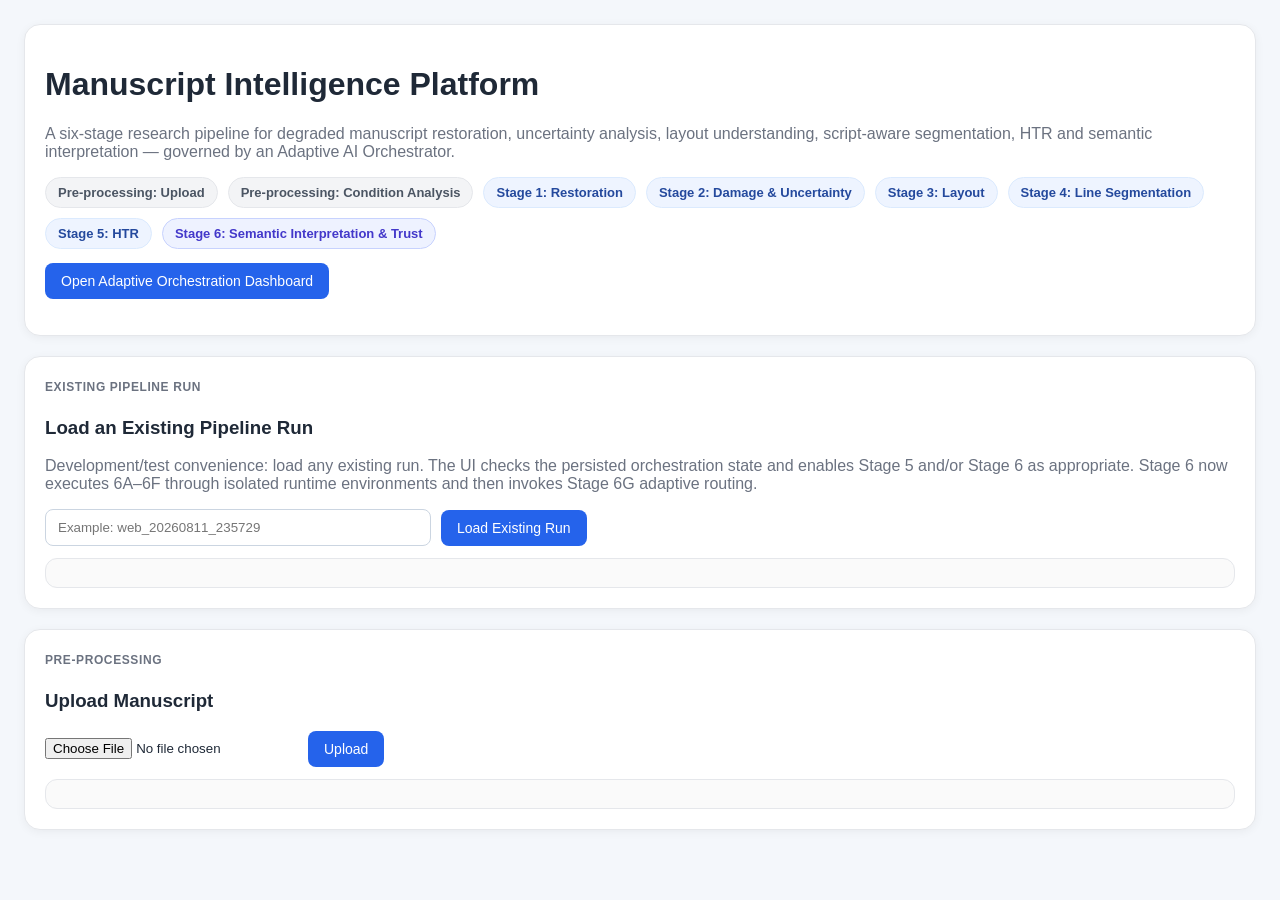
<file: frontend/index.html>
<!DOCTYPE html>
<html>
<head>
  <meta charset="UTF-8" />
  <title>Manuscript Intelligence Platform</title>
  <meta name="viewport" content="width=device-width, initial-scale=1.0" />
  <style>
    body { font-family: Arial, sans-serif; background: #f4f7fb; margin: 0; padding: 24px; color: #1f2937; }
    .page { max-width: 1480px; margin: 0 auto; }
    .card { background: white; border: 1px solid #e5e7eb; border-radius: 16px; padding: 20px; margin-bottom: 20px; box-shadow: 0 2px 10px rgba(0,0,0,0.05); }
    .muted { color: #6b7280; }
    .journey { display: flex; gap: 10px; flex-wrap: wrap; margin-top: 12px; }
    .pill { display: inline-block; padding: 7px 12px; border-radius: 999px; background: #eef4ff; color: #24499d; font-size: 13px; font-weight: 600; border: 1px solid #dbeafe; }
    .pill.pre { background: #f3f4f6; color: #4b5563; border-color: #e5e7eb; }
    .pill.current { background: #eef2ff; color: #4338ca; border-color: #c7d2fe; }
    .pill.future { background: #fff7ed; color: #9a3412; border-color: #fed7aa; }
    .action-row { display: flex; gap: 10px; align-items: center; flex-wrap: wrap; }
    button { padding: 10px 16px; border: none; border-radius: 8px; background: #2563eb; color: white; cursor: pointer; font-size: 14px; }
    button:hover { filter: brightness(0.96); }
    .status-box, .report-box { background: #fafafa; border: 1px solid #e5e7eb; border-radius: 12px; padding: 14px; margin-top: 12px; line-height: 1.55; }
    .grid-2 { display: grid; grid-template-columns: 1fr 1fr; gap: 16px; }
    .grid-3 { display: grid; grid-template-columns: repeat(3, 1fr); gap: 16px; }
    .transcription-grid { display:grid; grid-template-columns:1fr 1fr; gap:14px; margin-top:14px; }
    .transcription-panel { border:1px solid #dbe3f0; border-radius:12px; padding:14px; background:#fff; }
    .devanagari-text { white-space:pre-wrap; line-height:1.9; font-size:18px; font-family:"Noto Sans Devanagari","Kohinoor Devanagari","Mangal",sans-serif; }
    table { width:100%; border-collapse:collapse; margin-top:12px; }
    th, td { border:1px solid #d1d5db; padding:9px; text-align:left; vertical-align:top; }
    th { background:#eef4ff; }
    .semantic-grid { display:grid; grid-template-columns:repeat(4,1fr); gap:10px; margin-top:12px; }
    .semantic-box { background:#fff; border:1px solid #e5e7eb; border-radius:10px; padding:11px; }
    .semantic-box small { display:block; color:#6b7280; }
    .semantic-box strong { font-size:20px; }
    .runtime-list { display:grid; grid-template-columns:repeat(4,1fr); gap:8px; margin-top:12px; }
    .runtime-step { border:1px solid #dbeafe; background:#f8fbff; border-radius:10px; padding:10px; text-align:center; }

    .visual-card { background: #ffffff; border: 1px solid #e5e7eb; border-radius: 14px; padding: 14px; }
    .visual-card img { width: 100%; border: 1px solid #ddd; border-radius: 10px; margin-top: 8px; background: #fafafa; }
    .hidden { display: none; }
    code { background: #eef2ff; padding: 2px 6px; border-radius: 6px; }
    .research-label { display: inline-block; font-size: 12px; text-transform: uppercase; letter-spacing: .05em; font-weight: 700; color: #2563eb; margin-bottom: 4px; }
    .pre-label { display: inline-block; font-size: 12px; text-transform: uppercase; letter-spacing: .05em; font-weight: 700; color: #6b7280; margin-bottom: 4px; }
    .metric-grid { display: grid; grid-template-columns: repeat(4, 1fr); gap: 10px; margin-top: 12px; }
    .metric { background: #fff; border: 1px solid #e5e7eb; border-radius: 10px; padding: 11px; }
    .metric small { color: #6b7280; display: block; }
    .metric strong { font-size: 20px; }
    .ok { color: #15803d; }
    .warning { color: #b45309; }
    .poor { color: #b91c1c; }
    .review_required { color: #7c3aed; }
    .notice { margin-top: 12px; padding: 12px 14px; border-radius: 10px; border: 1px solid #fde68a; background: #fffbeb; color: #92400e; }
    .success { margin-top: 12px; padding: 12px 14px; border-radius: 10px; border: 1px solid #bbf7d0; background: #f0fdf4; color: #166534; }
    .danger { margin-top: 12px; padding: 12px 14px; border-radius: 10px; border: 1px solid #fecaca; background: #fef2f2; color: #991b1b; }
    .info { margin-top: 12px; padding: 12px 14px; border-radius: 10px; border: 1px solid #bfdbfe; background: #eff6ff; color: #1e3a8a; }
    input[type="text"] { min-width: 360px; padding: 10px 12px; border: 1px solid #cbd5e1; border-radius: 8px; }
    hr { border: none; border-top: 1px solid #e5e7eb; margin: 14px 0; }
    @media (max-width: 1100px) { .grid-2, .grid-3, .metric-grid, .transcription-grid, .semantic-grid, .runtime-list { grid-template-columns: 1fr; } input[type="text"] { min-width:0; width:100%; } }
  </style>
</head>
<body>
<div class="page">
  <div class="card">
    <h1>Manuscript Intelligence Platform</h1>
    <p class="muted">
      A six-stage research pipeline for degraded manuscript restoration, uncertainty analysis,
      layout understanding, script-aware segmentation, HTR and semantic interpretation — governed by an Adaptive AI Orchestrator.
    </p>

    <div class="journey">
      <span class="pill pre">Pre-processing: Upload</span>
      <span class="pill pre">Pre-processing: Condition Analysis</span>
      <span class="pill">Stage 1: Restoration</span>
      <span class="pill">Stage 2: Damage & Uncertainty</span>
      <span class="pill">Stage 3: Layout</span>
      <span class="pill">Stage 4: Line Segmentation</span>
      <span class="pill">Stage 5: HTR</span>
      <span class="pill current">Stage 6: Semantic Interpretation & Trust</span>
    </div>

    <p style="margin-top:14px;">
      <a href="/orchestration" target="_blank"><button>Open Adaptive Orchestration Dashboard</button></a>
    </p>
  </div>

  <div class="card">
    <span class="pre-label">Existing pipeline run</span>
    <h3>Load an Existing Pipeline Run</h3>
    <p class="muted">
      Development/test convenience: load any existing run. The UI checks the persisted orchestration state and enables Stage 5 and/or Stage 6 as appropriate. Stage 6 now executes 6A–6F through isolated runtime environments and then invokes Stage 6G adaptive routing.
    </p>
    <div class="action-row">
      <input id="existingRunId" type="text" placeholder="Example: web_20260811_235729">
      <button onclick="resumeExistingRun()">Load Existing Run</button>
    </div>
    <div id="resumeStatus" class="status-box muted"></div>
  </div>

  <div id="uploadCard" class="card">
    <span class="pre-label">Pre-processing</span>
    <h3>Upload Manuscript</h3>
    <div class="action-row">
      <input type="file" id="fileInput" accept="image/*">
      <button onclick="uploadImage()">Upload</button>
    </div>
    <div id="uploadStatus" class="status-box muted"></div>
  </div>

  <div id="analysis" class="card hidden">
    <span class="pre-label">Pre-processing</span>
    <h3>Examine Manuscript Condition</h3>
    <button onclick="runConditionAnalysis()">Examine Condition</button>
    <div id="diagnostics" class="report-box"></div>
    <div class="grid-2">
      <div class="visual-card">
        <h4>Original Manuscript</h4>
        <img id="rawImage" alt="Raw manuscript preview">
      </div>
      <div class="visual-card">
        <h4>Interpretation</h4>
        <p class="muted">
          This pre-processing step observes visible manuscript condition before the six-stage research pipeline begins.
          It does not count as Research Stage 1.
        </p>
      </div>
    </div>
  </div>

  <div id="restore" class="card hidden">
    <span class="research-label">Research Stage 1 of 6</span>
    <h3>Degradation-Aware Restoration & Readability Enhancement</h3>
    <button onclick="runResearchStage1()">Run Stage 1</button>
    <div id="stage1Report" class="report-box"></div>
    <div class="grid-2" id="restoreImages"></div>
  </div>

  <div id="damage" class="card hidden">
    <span class="research-label">Research Stage 2 of 6</span>
    <h3>Damage, Interference & Uncertainty Analysis</h3>
    <button onclick="runResearchStage2()">Run Stage 2</button>
    <div id="stage2Report" class="report-box"></div>
    <div class="grid-2" id="damageImages"></div>
  </div>

  <div id="layout" class="card hidden">
    <span class="research-label">Research Stage 3 of 6</span>
    <h3>Layout & Text-Region Analysis</h3>
    <button onclick="runResearchStage3()">Run Stage 3</button>
    <div id="stage3Report" class="report-box"></div>
    <div class="grid-2" id="layoutImages"></div>
  </div>

  <div id="segment" class="card hidden">
    <span class="research-label">Research Stage 4 of 6</span>
    <h3>Script-Aware Line Segmentation</h3>
    <button onclick="runResearchStage4()">Run Stage 4</button>
    <div id="stage4Report" class="report-box"></div>
    <div class="grid-2" id="segmentImages"></div>
  </div>

  <div id="htr" class="card hidden">
    <span class="research-label">Research Stage 5 of 6</span>
    <h3>Sequence-Based HTR & Adaptive Readiness</h3>
    <div class="info">
      <b>Integrated execution:</b> FastAPI coordinates Provider A in <code>venv-stage5</code>
      and Provider B in <code>venv-provider-b</code> as isolated ARM64 subprocesses.
      It then compares both outputs, calculates H(p), and executes Stage-5 adaptive routing.
      The run can take a few minutes.
    </div>
    <button id="stage5RunButton" onclick="runResearchStage5()">Run Stage 5 — HTR</button>
    <div id="stage5Report" class="report-box"></div>
  </div>

  <div id="semantic" class="card hidden">
    <span class="research-label">Research Stage 6 of 6</span>
    <h3>Semantic Interpretation, Evidence-Constrained Reconstruction & Trust</h3>
    <div class="info">
      <b>Integrated execution:</b> FastAPI launches Stage 6A, 6B, 6C, 6D, 6E and 6F
      in <code>venv-stage6</code>, Stage 6D.2 in <code>venv-stage6-rag</code>,
      then returns to the main application process for Stage 6G adaptive retry / scholar-last routing.
    </div>

    <div class="runtime-list">
      <div class="runtime-step"><b>6A</b><br>HTR Evidence</div>
      <div class="runtime-step"><b>6B</b><br>Candidate Lattice</div>
      <div class="runtime-step"><b>6C</b><br>Morphology</div>
      <div class="runtime-step"><b>6D</b><br>Context Retrieval</div>
      <div class="runtime-step"><b>6D.2</b><br>Noisy Retrieval</div>
      <div class="runtime-step"><b>6E</b><br>Reconstruction</div>
      <div class="runtime-step"><b>6F</b><br>T(p)</div>
      <div class="runtime-step"><b>6G</b><br>Adaptive Routing</div>
    </div>

    <button id="stage6RunButton" onclick="runResearchStage6()">Run Stage 6 — Semantics & Trust</button>
    <div id="stage6Report" class="report-box"></div>
  </div>
</div>

<script>
  let runId = null;
  const API = window.location.origin;

  function statusClass(status) {
    if (status === "ok") return "ok";
    if (status === "warning") return "warning";
    if (status === "review_required") return "review_required";
    return "poor";
  }

  function list(items) {
    return items && items.length
      ? "<ul>" + items.map(x => `<li>${x}</li>`).join("") + "</ul>"
      : "";
  }

  async function parseResponse(res) {
    const json = await res.json();
    if (!res.ok || json.error) {
      throw new Error(json.error || `HTTP ${res.status}`);
    }
    return json;
  }

  async function resumeExistingRun() {
    const value = document.getElementById("existingRunId").value.trim();
    if (!value) {
      alert("Please enter a run_id.");
      return;
    }

    runId = value;

    const uploadCard = document.getElementById("uploadCard");
    if (uploadCard) uploadCard.classList.add("hidden");

    document.getElementById("resumeStatus").innerHTML =
      `Loading persisted pipeline state for <code>${runId}</code>...`;

    try {
      const json = await parseResponse(
        await fetch(
          API + "/orchestration/" + runId + "?_=" + Date.now(),
          { cache: "no-store" }
        )
      );

      const final = json.final_decision || {};
      const stage5 = json.stage5 || {};
      const stage6 = json.stage6 || {};
      const H = stage5.H;
      const T = stage6.T;

      document.getElementById("htr").classList.remove("hidden");

      if (H !== undefined && H !== null) {
        document.getElementById("stage5Report").innerHTML = `
          <div class="info">
            <b>Existing Stage 5 detected.</b><br>
            H(p): ${H}<br>
            Final persisted phase: ${final.phase ?? "N/A"}<br>
            You may rerun Stage 5 to regenerate provider evidence, or continue to Stage 6.
          </div>
        `;
        document.getElementById("semantic").classList.remove("hidden");
      } else {
        document.getElementById("stage5Report").innerHTML = `
          <div class="info">
            No persisted Stage-5 H(p) was found. Run Stage 5 first.
          </div>
        `;
      }

      if (T !== undefined && T !== null) {
        document.getElementById("semantic").classList.remove("hidden");
        document.getElementById("stage6Report").innerHTML = `
          <div class="info">
            <b>Existing Stage 6 detected.</b><br>
            T(p): ${T}<br>
            T status: ${stage6.T_status ?? "N/A"}<br>
            Final decision: ${final.semantic_decision ?? final.next_action ?? "N/A"}<br>
            You may rerun Stage 6 to regenerate semantic/reconstruction evidence.
          </div>
        `;
      }

      document.getElementById("resumeStatus").innerHTML = `
        <b>Run loaded.</b><br>
        Run ID: <code>${runId}</code><br>
        Persisted phase: <b>${final.phase ?? "N/A"}</b><br>
        H(p): <b>${H ?? "not available"}</b> |
        T(p): <b>${T ?? "not available"}</b>
      `;
    } catch (err) {
      console.error(err);
      document.getElementById("resumeStatus").innerHTML = `
        <div class="danger">
          Could not load orchestration state: ${err.message}
        </div>
        <div class="info">
          The run ID is still selected. If this is an older Stage-4 run,
          you can try Stage 5 directly.
        </div>
      `;
      document.getElementById("htr").classList.remove("hidden");
    }
  }

  async function uploadImage() {
    const fileInput = document.getElementById("fileInput");
    if (!fileInput.files.length) {
      alert("Please select a manuscript image first.");
      return;
    }

    const formData = new FormData();
    formData.append("file", fileInput.files[0]);

    try {
      const json = await parseResponse(
        await fetch(API + "/upload", { method: "POST", body: formData })
      );
      runId = json.run_id;
      document.getElementById("stage5Report").innerHTML = "";
      document.getElementById("uploadStatus").innerHTML =
        `<b>Upload successful.</b><br>Run ID: <code>${runId}</code>`;
      document.getElementById("analysis").classList.remove("hidden");
      document.getElementById("rawImage").src = json.raw_image;
    } catch (err) {
      console.error(err);
      document.getElementById("uploadStatus").innerText = "Upload failed: " + err.message;
    }
  }

  async function runConditionAnalysis() {
    try {
      const json = await parseResponse(
        await fetch(API + "/analyze/" + runId, { method: "POST" })
      );
      let html = "<h4>Condition Summary</h4>" + list(json.summary);
      html += `
        <p><b>Brightness:</b> ${json.diagnostics.brightness}</p>
        <p><b>Contrast:</b> ${json.diagnostics.contrast}</p>
        <p><b>Uneven page lighting:</b> ${json.diagnostics.uneven_illumination}</p>
        <p><b>Faded ink:</b> ${json.diagnostics.faded_ink}</p>
        <p><b>Background discoloration:</b> ${json.diagnostics.background_yellowing}</p>
      `;
      document.getElementById("diagnostics").innerHTML = html;
      document.getElementById("restore").classList.remove("hidden");
    } catch (err) {
      document.getElementById("diagnostics").innerText = err.message;
    }
  }

  async function runResearchStage1() {
    try {
      const json = await parseResponse(
        await fetch(API + "/pipeline/stage1/restore/" + runId, { method: "POST" })
      );

      const labels = {
        tone: "Original Appearance Preserved",
        balanced: "Improved Readability",
        binary: "Text Extraction View",
        separator_mask: "Detected Special Markings"
      };

      document.getElementById("restoreImages").innerHTML =
        Object.entries(json.images).map(([key, src]) => `
          <div class="visual-card">
            <h4>${labels[key] || key}</h4>
            <img src="${src}" alt="${key}">
          </div>
        `).join("");

      const report = json.orchestration_report;
      document.getElementById("stage1Report").innerHTML = `
        <b>Research Stage 1 Status:</b> <span class="${statusClass(report.status)}">${report.status}</span><br>
        <b>Purpose:</b> Improve degraded page readability while preserving script evidence.<br>
        <b>Orchestrator evidence:</b> Stage 1 metrics contribute to enhancement adequacy C(p) and the provisional B(p) interference signal.
        ${list(report.complaints)}
      `;

      document.getElementById("damage").classList.remove("hidden");
    } catch (err) {
      document.getElementById("stage1Report").innerText = err.message;
    }
  }

  async function runResearchStage2() {
    try {
      const json = await parseResponse(
        await fetch(API + "/pipeline/stage2/damage/" + runId, { method: "POST" })
      );

      const labels = {
        damage_mask: "Damaged Regions",
        uncertainty_map: "Unclear / Low-Confidence Areas"
      };

      document.getElementById("damageImages").innerHTML =
        Object.entries(json.images).map(([key, src]) => `
          <div class="visual-card">
            <h4>${labels[key] || key}</h4>
            <img src="${src}" alt="${key}">
          </div>
        `).join("");

      const report = json.orchestration_report;
      document.getElementById("stage2Report").innerHTML = `
        <b>Research Stage 2 Status:</b> <span class="${statusClass(report.status)}">${report.status}</span><br>
        <b>Purpose:</b> Locate damage and uncertainty so downstream stages know where visual evidence is less trustworthy.<br>
        <b>Orchestrator evidence:</b> These metrics contribute to upstream structural reliability G(p).
        ${list(report.complaints)}
      `;

      document.getElementById("layout").classList.remove("hidden");
    } catch (err) {
      document.getElementById("stage2Report").innerText = err.message;
    }
  }

  async function runResearchStage3() {
    try {
      const json = await parseResponse(
        await fetch(API + "/pipeline/stage3/layout/" + runId, { method: "POST" })
      );

      const labels = {
        text_region_mask: "Coarse Text-Region Mask",
        layout_overlay: "Detected Page Layout"
      };

      document.getElementById("layoutImages").innerHTML =
        Object.entries(json.images).map(([key, src]) => `
          <div class="visual-card">
            <h4>${labels[key] || key}</h4>
            <img src="${src}" alt="${key}">
            ${key === "text_region_mask" ? '<p class="muted">Coarse text-bearing regions only. Individual manuscript lines are separated in Research Stage 4.</p>' : ''}
          </div>
        `).join("");

      const report = json.orchestration_report;
      const final = json.pre_stage4_orchestration;
      const g = Number(final.signals.G);
      const geometryNote = g < 0.55
        ? `<div class="notice"><b>Adaptive validation required:</b> G(p)=${g.toFixed(4)} is comparatively low. The page is allowed to continue because Research Stage 4 will explicitly test whether reliable line segmentation is still possible.</div>`
        : "";

      document.getElementById("stage3Report").innerHTML = `
        <b>Research Stage 3 Status:</b> <span class="${statusClass(report.status)}">${report.status}</span><br>
        <b>Purpose:</b> Identify text-bearing regions and page structure; this is not yet line segmentation.
        <hr>
        <b>Pre-Segmentation Readiness R(p):</b> ${final.signals.R}<br>
        <b>C(p):</b> ${final.signals.C} |
        <b>B(p):</b> ${final.signals.B} |
        <b>G(p):</b> ${final.signals.G} |
        <b>L(p):</b> ${final.signals.L}<br>
        <b>Orchestrator Status:</b> <span class="${statusClass(final.overall_status)}">${final.overall_status}</span><br>
        <b>Next Action:</b> ${final.next_action}<br>
        <b>Summary:</b> ${final.summary}
        ${geometryNote}
        ${list(final.advisories)}
        ${list(final.complaints)}
      `;

      document.getElementById("segment").classList.remove("hidden");
    } catch (err) {
      document.getElementById("stage3Report").innerText = err.message;
    }
  }

  async function runResearchStage4() {
    try {
      const json = await parseResponse(
        await fetch(API + "/pipeline/stage4/segment/" + runId, { method: "POST" })
      );

      const labels = {
        segmentation_overlay: "Detected Individual Text Lines",
        segmentation_mask: "Line Assignment Mask",
        uncertainty_map: "Segmentation Boundary Uncertainty",
        row_profile_debug: "Row-Profile Evidence"
      };

      document.getElementById("segmentImages").innerHTML =
        Object.entries(json.images).map(([key, src]) => `
          <div class="visual-card">
            <h4>${labels[key] || key}</h4>
            <img src="${src}" alt="${key}">
          </div>
        `).join("");

      const report = json.orchestration_report;
      const final = json.final_orchestration;
      const m = json.metrics;
      const trace = final.validation_trace && final.validation_trace.length
        ? `<div class="success"><b>Adaptive validation trace:</b>${list(final.validation_trace)}</div>`
        : "";

      document.getElementById("stage4Report").innerHTML = `
        <b>Research Stage 4 Status:</b> <span class="${statusClass(report.status)}">${report.status}</span><br>
        <b>Algorithm:</b> ${m.algorithm_version} — ${m.algorithm}<br>

        <div class="metric-grid">
          <div class="metric"><small>Detected lines</small><strong>${m.num_lines}</strong></div>
          <div class="metric"><small>Segmentation readiness S(p)</small><strong>${final.signals.S}</strong></div>
          <div class="metric"><small>Ink preservation</small><strong>${(m.losslessness_score * 100).toFixed(1)}%</strong></div>
          <div class="metric"><small>Merged regions</small><strong>${m.suspected_merged_regions}</strong></div>
          <div class="metric"><small>Line consistency</small><strong>${(m.line_height_consistency * 100).toFixed(1)}%</strong></div>
          <div class="metric"><small>Boundary uncertainty</small><strong>${(m.mean_boundary_uncertainty * 100).toFixed(1)}%</strong></div>
          <div class="metric"><small>Orphan ink</small><strong>${(m.orphan_ink_ratio * 100).toFixed(2)}%</strong></div>
          <div class="metric"><small>Duplicate assignment</small><strong>${(m.duplicate_assignment_ratio * 100).toFixed(2)}%</strong></div>
        </div>

        <hr>
        <b>Adaptive Orchestrator Status:</b> <span class="${statusClass(final.overall_status)}">${final.overall_status}</span><br>
        <b>Next Action:</b> ${final.next_action}<br>
        <b>Summary:</b> ${final.summary}
        ${trace}
        ${list(final.advisories)}
        ${list(final.complaints)}
      `;

      document.getElementById("htr").classList.remove("hidden");
    } catch (err) {
      document.getElementById("stage4Report").innerText = err.message;
    }
  }

  function stage5TranscriptionHtml(tx) {
    if (!tx || !tx.lines || !tx.lines.length) {
      return "";
    }

    const rows = tx.lines.map(row => `
      <tr>
        <td>${row.line_id ?? "N/A"}</td>
        <td>${row.provider_a_devanagari_display ?? row.provider_a_devanagari ?? ""}</td>
        <td>${row.provider_b_devanagari_display ?? row.provider_b_devanagari ?? ""}</td>
        <td>${row.content_char_similarity ?? "N/A"}</td>
      </tr>
    `).join("");

    return `
      <hr>
      <h4>Devanagari HTR Output</h4>

      <div class="notice">
        <b>Important:</b> Provider A and Provider B are shown as separate HTR
        hypotheses. No final scholarly transcription is selected while H(p)
        and cross-provider agreement remain below the acceptance gates.<br>
        <b>Readable display:</b> Vedic/extension and residual combining marks
        that commonly render as square boxes are hidden only in the UI.
        Exact provider output remains preserved in Stage-5 artifacts.
      </div>

      <div class="transcription-grid">
        <div class="transcription-panel">
          <h4>Provider A</h4>
          <div class="devanagari-text">${tx.provider_a_page_devanagari_display ?? tx.provider_a_page_devanagari ?? ""}</div>
        </div>

        <div class="transcription-panel">
          <h4>Provider B</h4>
          <div class="devanagari-text">${tx.provider_b_page_devanagari_display ?? tx.provider_b_page_devanagari ?? ""}</div>
        </div>
      </div>

      <div style="overflow-x:auto;">
        <table class="transcription-table">
          <thead>
            <tr>
              <th>Line</th>
              <th>Provider A</th>
              <th>Provider B</th>
              <th>Agreement</th>
            </tr>
          </thead>
          <tbody>${rows}</tbody>
        </table>
      </div>
    `;
  }

  async function runResearchStage5() {
    if (!runId) {
      alert("No active run_id.");
      return;
    }

    const button = document.getElementById("stage5RunButton");
    button.disabled = true;
    button.innerText = "Stage 5 Running...";

    document.getElementById("stage5Report").innerHTML =
      "Running Provider A and Provider B. This may take a few minutes...";

    try {
      const json = await parseResponse(
        await fetch(
          API + "/pipeline/stage5/htr/" + runId,
          { method: "POST" }
        )
      );

      const final = json.final_orchestration || {};
      const readiness = json.htr_readiness || {};
      const comparison = json.provider_comparison || {};
      const signals = json.signals || {};
      const report = json.orchestration_report || {};

      const resultClass =
        final.overall_status === "review_required"
          ? "danger"
          : "success";

      document.getElementById("stage5Report").innerHTML = `
        <b>Research Stage 5 Status:</b>
        <span class="${statusClass(report.status)}">${report.status}</span><br>

        <b>Backend execution mode:</b> ${json.backend_execution_mode}<br>
        <b>Provider inference executed:</b>
        ${json.provider_inference_executed_by_endpoint ? "Yes" : "No"}<br>
        <b>Runtime:</b> ${json.runtime?.runtime_seconds ?? "N/A"} seconds<br>
        <b>Provider A:</b> ${json.runtime?.provider_a?.provider ?? "N/A"}
        (${json.runtime?.provider_a?.device ?? "N/A"})<br>
        <b>Provider B:</b> ${json.runtime?.provider_b?.provider ?? "N/A"}
        (${json.runtime?.provider_b?.device ?? "N/A"})<br>

        <div class="metric-grid">
          <div class="metric"><small>Segmentation readiness S(p)</small><strong>${signals.S ?? "N/A"}</strong></div>
          <div class="metric"><small>HTR readiness H(p)</small><strong>${signals.H ?? "N/A"}</strong></div>
          <div class="metric"><small>Decoder reliability</small><strong>${readiness.decoder_reliability ?? "N/A"}</strong></div>
          <div class="metric"><small>Cross-provider agreement</small><strong>${readiness.cross_provider_agreement ?? "N/A"}</strong></div>
          <div class="metric"><small>Sequence quality</small><strong>${readiness.sequence_quality ?? "N/A"}</strong></div>
          <div class="metric"><small>Script integrity</small><strong>${readiness.script_integrity ?? "N/A"}</strong></div>
          <div class="metric"><small>Low-readiness lines</small><strong>${readiness.low_readiness_lines ?? "N/A"}</strong></div>
          <div class="metric"><small>Low-agreement lines</small><strong>${readiness.low_agreement_lines ?? "N/A"}</strong></div>
        </div>

        <div class="notice">
          <b>Provider consistency evidence:</b><br>
          Mean content similarity: ${comparison.mean_content_char_similarity ?? "N/A"}<br>
          Median content similarity: ${comparison.median_content_char_similarity ?? "N/A"}<br>
          Low-agreement lines: ${comparison.low_agreement_lines ?? "N/A"}<br>
          This is consistency evidence only, not recognition accuracy.
        </div>

        <div class="${resultClass}">
          <b>Adaptive Orchestrator Decision:</b>
          ${final.htr_decision ?? report.decision ?? "N/A"}<br>
          <b>Overall Status:</b>
          ${final.overall_status ?? report.status ?? "N/A"}<br>
          <b>Next Action:</b>
          ${json.next_action ?? final.next_action ?? "N/A"}<br>
          <b>Ground truth available:</b>
          ${readiness.ground_truth_available ? "Yes" : "No"}<br>
          <b>CER:</b> ${readiness.cer ?? "N/A"} |
          <b>WER:</b> ${readiness.wer ?? "N/A"}
        </div>

        <div class="info">
          <b>Interpretation:</b>
          H(p) is system HTR readiness for downstream processing.
          It is not model confidence, CER, WER or scholar-verified correctness.
        </div>

        ${stage5TranscriptionHtml(json.transcription)}

        ${list(report.complaints)}
        ${list(report.recommendations)}
      `;

      // Stage 6 is now implemented. Any completed Stage 5 can proceed to
      // semantic/reconstruction processing; Stage 6 itself decides whether
      // the evidence can be trusted or must abstain.
      document.getElementById("semantic").classList.remove("hidden");
      document.getElementById("stage6Report").innerHTML = `
        <div class="info">
          Stage 5 completed with H(p)=${signals.H ?? "N/A"}.
          Stage 6 is ready to run integrated semantic interpretation,
          reconstruction, T(p), and Stage-6G adaptive routing.
        </div>
      `;

    } catch (err) {
      document.getElementById("stage5Report").innerHTML = `
        <div class="danger">
          <b>Stage 5 execution failed:</b><br>
          ${err.message}
        </div>
        <div class="info">
          Check the failed-stage and provider log reported by the API. Provider A and
          Provider B run in isolated environments, so an environment/model failure can
          be diagnosed without disturbing Stages 1–4.
        </div>
      `;
    } finally {
      button.disabled = false;
      button.innerText = "Run Stage 5 — HTR";
    }
  }

  function stage6DecisionClass(decision, scholarRequired) {
    if (scholarRequired) return "danger";
    if (decision === "proceed_to_translation_validation") return "success";
    if (decision === "machine_retry_required") return "notice";
    return "info";
  }

  async function runResearchStage6() {
    if (!runId) {
      alert("No active run_id.");
      return;
    }

    const button = document.getElementById("stage6RunButton");
    button.disabled = true;
    button.innerText = "Stage 6 Running...";

    document.getElementById("stage6Report").innerHTML = `
      Running Stage 6A–6F across isolated ARM64 environments and then
      executing Stage 6G adaptive routing. This can take around 1–2 minutes.
    `;

    try {
      const json = await parseResponse(
        await fetch(
          API + "/pipeline/stage6/run/" + runId,
          { method: "POST" }
        )
      );

      const signals = json.signals || {};
      const stage6 = json.stage6 || {};
      const routing = json.adaptive_routing || {};
      const final = json.final_orchestration || {};
      const runtime = json.runtime || {};
      const substages = runtime.substages || [];

      const substageRows = substages.length
        ? substages.map(s => `
            <tr>
              <td>${s.substage ?? "N/A"}</td>
              <td>${s.status ?? "N/A"}</td>
              <td>${s.layer_version ?? "N/A"}</td>
              <td>${s.runtime_seconds ?? s.runtime_seconds_observed_by_coordinator ?? "N/A"} s</td>
              <td>${s.machine ?? "N/A"}</td>
            </tr>
          `).join("")
        : `<tr><td colspan="5">No substage runtime details returned.</td></tr>`;

      const decisionClass = stage6DecisionClass(
        routing.decision,
        routing.scholar_review_required
      );

      document.getElementById("stage6Report").innerHTML = `
        <b>Research Stage 6 Status:</b>
        <span class="${statusClass(
          routing.scholar_review_required
            ? "review_required"
            : (routing.decision === "proceed_to_translation_validation" ? "ok" : "warning")
        )}">
          ${routing.decision ?? "N/A"}
        </span><br>

        <b>Backend execution mode:</b> ${json.backend_execution_mode ?? "N/A"}<br>
        <b>Coordinator:</b> ${runtime.coordinator_version ?? "N/A"}<br>
        <b>Total Stage-6 runtime:</b> ${runtime.runtime_seconds ?? "N/A"} seconds<br>

        <div class="semantic-grid">
          <div class="semantic-box"><small>Segmentation readiness S(p)</small><strong>${signals.S ?? "N/A"}</strong></div>
          <div class="semantic-box"><small>HTR readiness H(p)</small><strong>${signals.H ?? "N/A"}</strong></div>
          <div class="semantic-box"><small>Semantic trust T(p)</small><strong>${signals.T ?? "N/A"}</strong></div>
          <div class="semantic-box"><small>T status</small><strong style="font-size:15px">${stage6.trust_status ?? "N/A"}</strong></div>
          <div class="semantic-box"><small>Reconstructed lines</small><strong>${stage6.reconstructed_lines ?? "N/A"}</strong></div>
          <div class="semantic-box"><small>Abstained lines</small><strong>${stage6.abstained_lines ?? "N/A"}</strong></div>
          <div class="semantic-box"><small>Unresolved lines</small><strong>${stage6.unresolved_lines ?? "N/A"}</strong></div>
          <div class="semantic-box"><small>Translation-eligible lines</small><strong>${stage6.translation_eligible_lines ?? "N/A"}</strong></div>
        </div>

        <h4 style="margin-top:18px;">Stage-6 Runtime Trace</h4>
        <div style="overflow-x:auto;">
          <table>
            <thead>
              <tr>
                <th>Substage</th>
                <th>Status</th>
                <th>Version</th>
                <th>Runtime</th>
                <th>Machine</th>
              </tr>
            </thead>
            <tbody>${substageRows}</tbody>
          </table>
        </div>

        <div class="${decisionClass}">
          <b>Stage 6G Adaptive Decision:</b> ${routing.decision ?? "N/A"}<br>
          <b>Failure domain:</b> ${routing.failure_domain ?? "N/A"}<br>
          <b>Selected retry action:</b> ${routing.selected_retry_action ?? "None"}<br>
          <b>Machine retry exhausted:</b> ${routing.machine_retry_exhausted ? "Yes" : "No"}<br>
          <b>Scholar review required:</b> ${routing.scholar_review_required ? "Yes" : "No"}<br>
          <b>Next action:</b> ${routing.next_action ?? json.next_action ?? "N/A"}
        </div>

        <div class="info">
          <b>Interpretation:</b>
          T(p) is a system semantic/transcription trust signal, not a calibrated
          probability, CER, WER or scholarly correctness score. Stage 6E may
          explicitly abstain rather than fabricate Sanskrit.
        </div>

        ${list(routing.recommendations)}
      `;

    } catch (err) {
      document.getElementById("stage6Report").innerHTML = `
        <div class="danger">
          <b>Stage 6 execution failed:</b><br>
          ${err.message}
        </div>
        <div class="info">
          Check <code>artifacts/${runId}/stage6_runtime/</code>.
          Each isolated substage has its own log, so Vidyut/RAG environment
          failures can be diagnosed without disturbing the main FastAPI process.
        </div>
      `;
    } finally {
      button.disabled = false;
      button.innerText = "Run Stage 6 — Semantics & Trust";
    }
  }
</script>
</body>
</html>
</file>
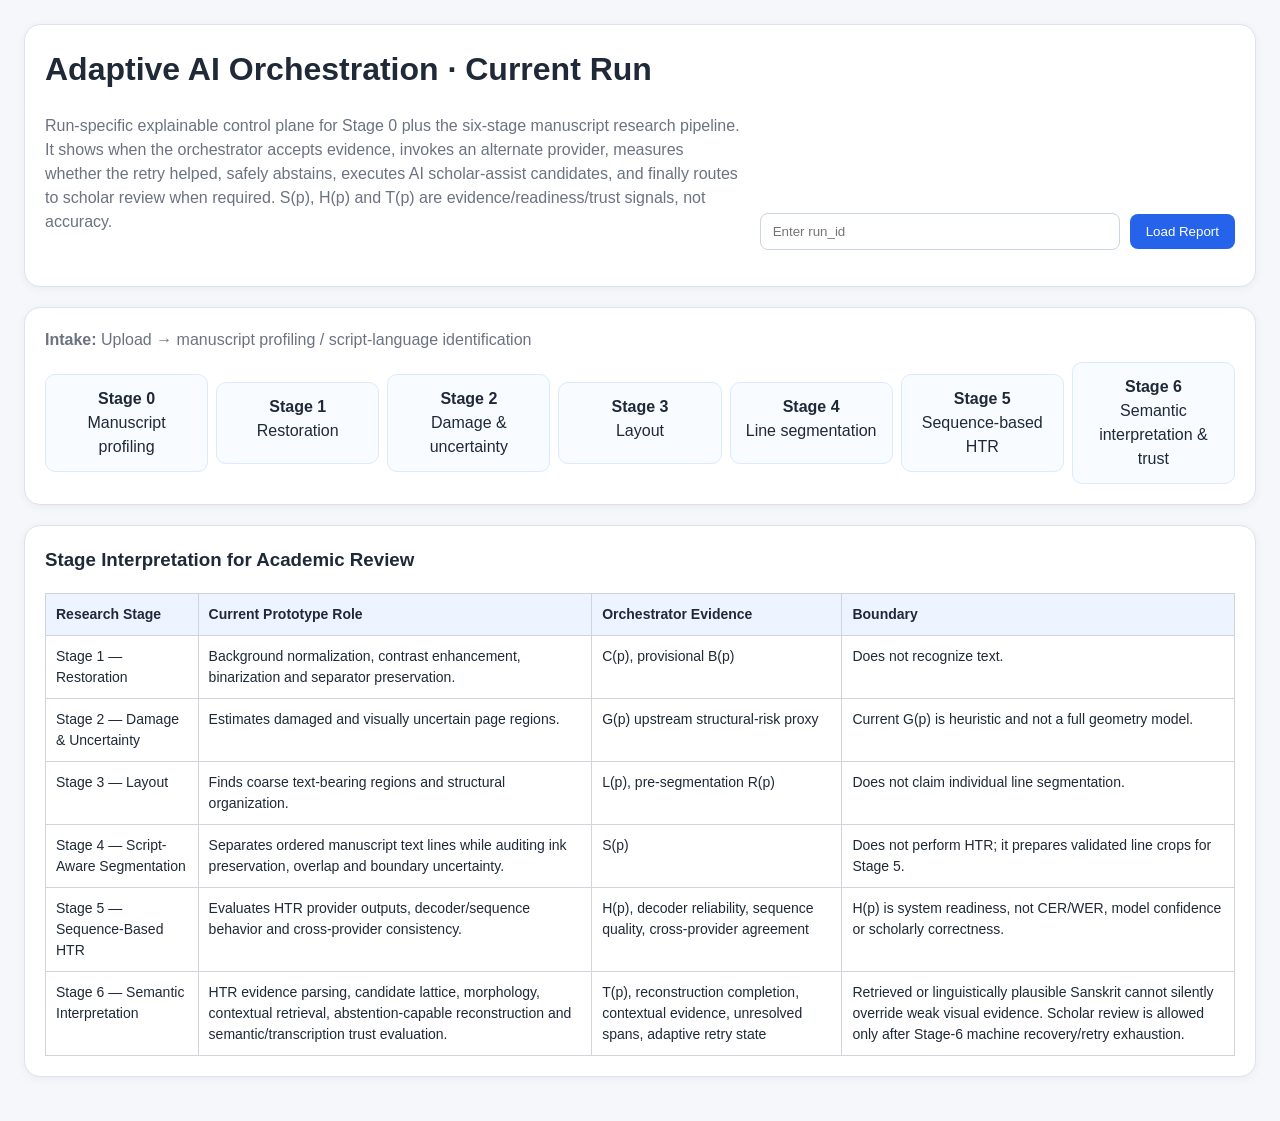
<file: frontend/orchestration.html>
<!DOCTYPE html>
<html lang="en">
<head>
  <meta charset="UTF-8" />
  <title>Adaptive Orchestration Dashboard</title>
  <meta name="viewport" content="width=device-width, initial-scale=1.0" />
  <style>
    :root {
      --bg:#f5f7fb; --card:#fff; --border:#dbe3f0; --text:#1f2937;
      --muted:#6b7280; --blue:#2563eb; --green:#16a34a;
      --amber:#d97706; --red:#dc2626; --shadow:0 2px 10px rgba(0,0,0,.05);
    }
    * { box-sizing:border-box; }
    body { margin:0; padding:24px; background:var(--bg); color:var(--text); font-family:Arial,sans-serif; line-height:1.5; }
    .page { max-width:1500px; margin:0 auto; }
    .card { background:var(--card); border:1px solid var(--border); border-radius:16px; padding:20px; margin-bottom:20px; box-shadow:var(--shadow); }
    h1,h2,h3,h4 { margin-top:0; }
    .muted { color:var(--muted); }
    .topbar { display:grid; grid-template-columns:1fr auto; gap:16px; align-items:end; }
    .input-row { display:flex; gap:10px; align-items:center; flex-wrap:wrap; }
    input { min-width:360px; padding:10px 12px; border:1px solid #cbd5e1; border-radius:8px; }
    button { padding:10px 16px; border:none; border-radius:8px; background:var(--blue); color:#fff; cursor:pointer; }
    .summary-grid { display:grid; grid-template-columns:repeat(6,1fr); gap:12px; }
    .summary-box { border:1px solid #e5e7eb; border-radius:12px; padding:14px; background:#fafcff; }
    .label { color:var(--muted); font-size:12px; text-transform:uppercase; letter-spacing:.04em; }
    .value { font-weight:800; font-size:21px; margin-top:5px; }
    .layers { display:grid; grid-template-columns:repeat(6,1fr); gap:16px; }
    .layer { border:1px solid #dbeafe; border-radius:15px; padding:16px; background:#fff; }
    .layer-head { display:flex; justify-content:space-between; gap:10px; align-items:flex-start; }
    .badge { display:inline-block; padding:4px 10px; color:#fff; border-radius:999px; font-size:12px; font-weight:700; }
    .ok-bg { background:var(--green); } .warning-bg { background:var(--amber); } .poor-bg { background:var(--red); } .review-bg { background:#7c3aed; } .na-bg { background:#94a3b8; }
    .ok { color:var(--green); } .warning { color:var(--amber); } .poor { color:var(--red); } .review_required { color:#7c3aed; }
    .metrics { display:grid; gap:8px; margin-top:12px; }
    .metric { border:1px solid #e5e7eb; background:#fafafa; border-radius:10px; padding:10px; display:flex; justify-content:space-between; gap:12px; }
    .signal-strip { display:grid; grid-template-columns:repeat(8,1fr); gap:10px; }
    .signal { border:1px solid #dbeafe; border-radius:12px; padding:12px; text-align:center; background:#f8fbff; }
    .signal strong { display:block; font-size:23px; }
    .notice { padding:13px 15px; border:1px solid #fde68a; background:#fffbeb; color:#92400e; border-radius:10px; margin-top:12px; }
    .success { padding:13px 15px; border:1px solid #bbf7d0; background:#f0fdf4; color:#166534; border-radius:10px; margin-top:12px; }
    .visual-grid { display:grid; grid-template-columns:repeat(2,1fr); gap:14px; }
    .visual { border:1px solid #e5e7eb; border-radius:12px; padding:12px; }
    .visual img { width:100%; border-radius:8px; border:1px solid #ddd; margin-top:8px; }
    .pipeline { display:grid; grid-template-columns:repeat(7,1fr); gap:8px; align-items:center; }
    .pipe-stage { border:1px solid #dbeafe; border-radius:10px; padding:12px; text-align:center; background:#f8fbff; min-height:82px; }
    .pipe-stage.future { border-style:dashed; background:#fff7ed; border-color:#fed7aa; }
    .semantic-grid { display:grid; grid-template-columns:repeat(4,1fr); gap:12px; }
    .semantic-box { border:1px solid #e5e7eb; border-radius:12px; padding:14px; background:#fafafa; }
    .semantic-box strong { display:block; font-size:22px; margin-top:4px; }
    .preprocess { margin-bottom:10px; color:#6b7280; }
    .htr-grid { display:grid; grid-template-columns:repeat(4,1fr); gap:12px; }
    .htr-box { border:1px solid #e5e7eb; border-radius:12px; padding:14px; background:#fafafa; }
    .htr-box strong { display:block; font-size:22px; margin-top:4px; }
    .danger { padding:13px 15px; border:1px solid #fecaca; background:#fef2f2; color:#991b1b; border-radius:10px; margin-top:12px; }
    .info { padding:13px 15px; border:1px solid #bfdbfe; background:#eff6ff; color:#1e3a8a; border-radius:10px; margin-top:12px; }
    .transcription-grid { display:grid; grid-template-columns:1fr 1fr; gap:14px; }
    .transcription-panel { border:1px solid #dbe3f0; border-radius:12px; padding:14px; background:#fff; }
    .devanagari-text { white-space:pre-wrap; line-height:1.9; font-size:18px; font-family:"Noto Sans Devanagari","Kohinoor Devanagari","Mangal",sans-serif; }
    .agreement-low { color:#b91c1c; font-weight:700; }
    .agreement-mid { color:#b45309; font-weight:700; }
    .agreement-high { color:#15803d; font-weight:700; }
    .transcription-table td:nth-child(2),
    .transcription-table td:nth-child(3) {
      font-size:17px;
      line-height:1.7;
      font-family:"Noto Sans Devanagari","Kohinoor Devanagari","Mangal",sans-serif;
    }
    .hidden { display:none; }
    ul { padding-left:20px; }
    table { width:100%; border-collapse:collapse; font-size:14px; }
    th,td { border:1px solid #d1d5db; padding:10px; vertical-align:top; text-align:left; }
    th { background:#eef4ff; }
    @media (max-width:1200px) {
      .topbar,.summary-grid,.layers,.signal-strip,.visual-grid,.pipeline,.htr-grid,.transcription-grid,.semantic-grid { grid-template-columns:1fr; }
      input { min-width:0; width:100%; }
    }
  </style>
</head>
<body>
<div class="page">
  <div class="card">
    <div class="topbar">
      <div>
        <h1>Adaptive AI Orchestration · Current Run</h1>
        <p class="muted">
          Run-specific explainable control plane for Stage 0 plus the six-stage manuscript
          research pipeline. It shows when the orchestrator accepts evidence, invokes an
          alternate provider, measures whether the retry helped, safely abstains, executes
          AI scholar-assist candidates, and finally routes to scholar review when required.
          S(p), H(p) and T(p) are evidence/readiness/trust signals, not accuracy.
        </p>
      </div>
      <div class="input-row">
        <input id="runIdInput" placeholder="Enter run_id">
        <button onclick="loadReport()">Load Report</button>
      </div>
    </div>
    <p id="status" class="muted"></p>
  </div>

  <div class="card">
    <div class="preprocess"><b>Intake:</b> Upload → manuscript profiling / script-language identification</div>
    <div class="pipeline">
      <div class="pipe-stage"><b>Stage 0</b><br>Manuscript profiling</div>
      <div class="pipe-stage"><b>Stage 1</b><br>Restoration</div>
      <div class="pipe-stage"><b>Stage 2</b><br>Damage & uncertainty</div>
      <div class="pipe-stage"><b>Stage 3</b><br>Layout</div>
      <div class="pipe-stage"><b>Stage 4</b><br>Line segmentation</div>
      <div class="pipe-stage"><b>Stage 5</b><br>Sequence-based HTR</div>
      <div class="pipe-stage"><b>Stage 6</b><br>Semantic interpretation & trust</div>
    </div>
  </div>

  <div id="summaryCard" class="card hidden">
    <h3>Current Routing Decision</h3>
    <div class="summary-grid" id="summaryGrid"></div>
    <div id="adaptiveTrace"></div>
  </div>

  <div id="signalsCard" class="card hidden">
    <h3>Orchestration Signals</h3>
    <p class="muted">R(p) summarizes Research Stages 1–3. S(p) is independent Stage-4 segmentation-readiness evidence. H(p) is Stage-5 HTR readiness. T(p) is Stage-6 semantic/transcription trust. Neither H(p) nor T(p) is CER/WER, probability of correctness or scholarly validation.</p>
    <div class="signal-strip" id="signalStrip"></div>
  </div>

  <div id="htrCard" class="card hidden">
    <h3>Stage 5 — HTR Readiness & Provider Evidence</h3>
    <p class="muted">Technical completion and recognition trust are shown separately. Successful inference does not imply correct transcription.</p>
    <div class="htr-grid" id="htrGrid"></div>
    <div id="htrInterpretation"></div>
  </div>

  <div id="semanticCard" class="card hidden">
    <h3>Stage 6 — Semantic Interpretation, Reconstruction & Trust</h3>
    <p class="muted">
      Stage 6A–6F analyze HTR evidence, build candidate/morphology/context evidence,
      perform abstention-capable reconstruction, and compute T(p). Stage 6G then chooses
      translation validation, machine retry, or scholar review only after machine exhaustion.
    </p>
    <div class="semantic-grid" id="semanticGrid"></div>
    <div id="semanticInterpretation"></div>
  </div>

  <div id="transcriptionCard" class="card hidden">
    <h3>Stage 5 — Devanagari HTR Output</h3>
    <p class="muted">
      Both provider outputs are shown because the current HTR readiness is not high enough
      to select either transcription as scholarly truth.
    </p>

    <div class="transcription-grid">
      <div class="transcription-panel">
        <h4>Provider A — Devanagari Hypothesis</h4>
        <div id="providerAText" class="devanagari-text"></div>
      </div>

      <div class="transcription-panel">
        <h4>Provider B — Devanagari Hypothesis</h4>
        <div id="providerBText" class="devanagari-text"></div>
      </div>
    </div>

    <div id="transcriptionNotice"></div>

    <h4 style="margin-top:20px;">Line-by-Line Provider Comparison</h4>
    <div style="overflow-x:auto;">
      <table class="transcription-table">
        <thead>
          <tr>
            <th>Line</th>
            <th>Provider A</th>
            <th>Provider B</th>
            <th>Agreement</th>
          </tr>
        </thead>
        <tbody id="transcriptionTableBody"></tbody>
      </table>
    </div>
  </div>

  <div id="layersCard" class="card hidden">
    <h3>Implemented Research Stages</h3>
    <div class="layers" id="layerGrid"></div>
  </div>

  <div id="visualsCard" class="card hidden">
    <h3>Visual Evidence</h3>
    <div class="visual-grid" id="visualGrid"></div>
  </div>

  <div class="card">
    <h3>Stage Interpretation for Academic Review</h3>
    <table>
      <thead><tr><th>Research Stage</th><th>Current Prototype Role</th><th>Orchestrator Evidence</th><th>Boundary</th></tr></thead>
      <tbody>
        <tr><td>Stage 1 — Restoration</td><td>Background normalization, contrast enhancement, binarization and separator preservation.</td><td>C(p), provisional B(p)</td><td>Does not recognize text.</td></tr>
        <tr><td>Stage 2 — Damage & Uncertainty</td><td>Estimates damaged and visually uncertain page regions.</td><td>G(p) upstream structural-risk proxy</td><td>Current G(p) is heuristic and not a full geometry model.</td></tr>
        <tr><td>Stage 3 — Layout</td><td>Finds coarse text-bearing regions and structural organization.</td><td>L(p), pre-segmentation R(p)</td><td>Does not claim individual line segmentation.</td></tr>
        <tr><td>Stage 4 — Script-Aware Segmentation</td><td>Separates ordered manuscript text lines while auditing ink preservation, overlap and boundary uncertainty.</td><td>S(p)</td><td>Does not perform HTR; it prepares validated line crops for Stage 5.</td></tr>
        <tr><td>Stage 5 — Sequence-Based HTR</td><td>Evaluates HTR provider outputs, decoder/sequence behavior and cross-provider consistency.</td><td>H(p), decoder reliability, sequence quality, cross-provider agreement</td><td>H(p) is system readiness, not CER/WER, model confidence or scholarly correctness.</td></tr>
        <tr><td>Stage 6 — Semantic Interpretation</td><td>HTR evidence parsing, candidate lattice, morphology, contextual retrieval, abstention-capable reconstruction and semantic/transcription trust evaluation.</td><td>T(p), reconstruction completion, contextual evidence, unresolved spans, adaptive retry state</td><td>Retrieved or linguistically plausible Sanskrit cannot silently override weak visual evidence. Scholar review is allowed only after Stage-6 machine recovery/retry exhaustion.</td></tr>
      </tbody>
    </table>
  </div>
</div>

<script>
  const API = window.location.origin;

  const layerNames = {
    layer1: "Stage 1 — Restoration",
    layer2: "Stage 2 — Damage & Uncertainty",
    layer3: "Stage 3 — Layout & Text Regions",
    layer4: "Stage 4 — Script-Aware Segmentation",
    layer5: "Stage 5 — Sequence-Based HTR",
    layer6: "Stage 6 — Semantic Interpretation & Trust"
  };

  const layerPurpose = {
    layer1: "Improves readability while preserving script evidence.",
    layer2: "Locates damaged and low-confidence visual regions.",
    layer3: "Identifies coarse text-bearing regions; not individual lines.",
    layer4: "Separates ordered text lines and validates suitability for HTR.",
    layer5: "Evaluates HTR system readiness from provider, decoder, sequence and agreement evidence.",
    layer6: "Performs evidence-constrained semantic recovery, computes T(p), and applies scholar-last adaptive routing."
  };

  const imageLabels = {
    raw: "Original Manuscript",
    balanced: "Stage 1 — Improved Readability",
    damage_mask: "Stage 2 — Damage Evidence",
    layout_overlay: "Stage 3 — Coarse Layout",
    segmentation_overlay: "Stage 4 — Individual Text Lines",
    segmentation_uncertainty: "Stage 4 — Boundary Uncertainty",
    row_profile_debug: "Stage 4 — Row-Profile Evidence"
  };

  function badge(status) {
    if (status === "ok") return "ok-bg";
    if (status === "warning") return "warning-bg";
    if (status === "poor") return "poor-bg";
    if (status === "review_required") return "review-bg";
    return "na-bg";
  }

  function statusClass(status) {
    if (status === "ok") return "ok";
    if (status === "warning") return "warning";
    if (status === "review_required") return "review_required";
    return "poor";
  }

  function esc(v) {
    return String(v ?? "N/A");
  }

  function renderList(items) {
    return items && items.length ? `<ul>${items.map(x => `<li>${x}</li>`).join("")}</ul>` : "";
  }

  function preferredMetrics(layer, metrics) {
    const keys = {
      layer1: ["contrast_gain", "binary_foreground_ratio", "separator_pixels"],
      layer2: ["damage_ratio", "uncertainty_ratio", "mean_local_contrast"],
      layer3: ["num_regions", "text_coverage_ratio", "mean_band_height"],
      layer4: ["num_lines", "losslessness_score", "line_height_consistency", "mean_boundary_uncertainty", "suspected_merged_regions", "segmentation_confidence"],
      layer5: ["htr_readiness_H", "completion", "script_integrity", "decoder_reliability", "sequence_quality", "cross_provider_agreement", "total_lines", "low_readiness_lines", "low_agreement_lines"],
      layer6: ["semantic_transcription_trust_T", "page_T_mean", "page_T_status", "unresolved_lines", "adaptive_retry_required_lines", "translation_eligible_lines", "reconstructed_lines", "abstained_lines", "normalized_lines"]
    }[layer] || [];
    return keys.filter(k => Object.prototype.hasOwnProperty.call(metrics || {}, k));
  }

  async function loadReport() {
    const runId = document.getElementById("runIdInput").value.trim();
    if (!runId) { alert("Please enter a run_id"); return; }
    document.getElementById("status").innerText = "Loading orchestration report...";

    try {
      const [reportRes, uiStateRes] = await Promise.all([
        fetch(`${API}/orchestration/${runId}?_=${Date.now()}`, { cache: "no-store" }),
        fetch(`${API}/pipeline/ui-state/${runId}?_=${Date.now()}`, { cache: "no-store" }),
      ]);
      const data = await reportRes.json();
      const uiState = uiStateRes.ok ? await uiStateRes.json() : {};
      if (!reportRes.ok || data.error) {
        throw new Error(data.error || `HTTP ${reportRes.status}`);
      }
      document.getElementById("status").innerText = `Loaded current run ${runId}`;
      renderSummary(data);
      renderCurrentAdaptiveTrace(data, uiState);
      renderSignals(data);
      renderHTR(data);
      renderSemantic(data, uiState);
      renderTranscription(data);
      renderLayers(data);
      renderVisuals(data);
    } catch (err) {
      console.error(err);
      document.getElementById("status").innerText = "Failed to load report: " + err.message;
    }
  }

  function renderSummary(data) {
    const final = data.final_decision || {};
    const reports = data.layer_reports || {};
    const totalComplaints = Object.values(reports).reduce((n, r) => n + ((r && r.complaints) ? r.complaints.length : 0), 0);

    document.getElementById("summaryGrid").innerHTML = `
      <div class="summary-box"><div class="label">Run ID</div><div class="value" style="font-size:15px">${esc(data.run_id)}</div></div>
      <div class="summary-box"><div class="label">Decision Phase</div><div class="value" style="font-size:17px">${esc(final.phase)}</div></div>
      <div class="summary-box"><div class="label">Overall Status</div><div class="value ${statusClass(final.overall_status)}">${esc(final.overall_status)}</div></div>
      <div class="summary-box"><div class="label">Next Action</div><div class="value" style="font-size:17px">${esc(final.next_action)}</div></div>
      <div class="summary-box"><div class="label">Pipeline Complaints</div><div class="value">${totalComplaints}</div></div>
      <div class="summary-box"><div class="label">Failure Domain</div><div class="value" style="font-size:15px">${esc(final.failure_domain)}</div></div>
    `;

    let trace = "";
    if (final.summary) trace += `<p><b>Summary:</b> ${final.summary}</p>`;
    if (final.validation_trace && final.validation_trace.length) {
      trace += `<div class="success"><b>Adaptive validation:</b>${renderList(final.validation_trace)}</div>`;
    }
    if (final.advisories && final.advisories.length) {
      trace += `<div class="notice"><b>Advisories:</b>${renderList(final.advisories)}</div>`;
    }
    trace += renderList(final.complaints);
    document.getElementById("adaptiveTrace").innerHTML = trace;
    document.getElementById("summaryCard").classList.remove("hidden");
  }

  function renderCurrentAdaptiveTrace(data, uiState) {
    const host = document.getElementById("adaptiveTrace");
    const final = data.final_decision || {};
    const signals = final.signals || {};
    const stage5 = uiState?.stage5 || {};
    const adaptive = stage5.adaptive_evidence || {};
    const stage6 = uiState?.stage6 || {};
    const semantic = stage6.semantic_assist || {};
    const validation = semantic.validation || {};
    const deterministic = stage6.stage6 || {};

    const steps = [];

    if (signals.S !== undefined && signals.S !== null) {
      steps.push(`Stage 4 segmentation evidence accepted/evaluated · S = ${esc(signals.S)}`);
    }

    if (stage5.available) {
      const h = adaptive.H_ab ?? stage5.signals?.H ?? signals.H;
      steps.push(`Stage 5 canonical Provider A+B readiness · H = ${esc(h)}`);
    }

    if (adaptive.attempted === true) {
      steps.push(
        `Provider C adaptive attempt · ${esc(adaptive.status)} · H(A+C) = ${esc(adaptive.H_ac)} · H(B+C) = ${esc(adaptive.H_bc)} · ΔH = ${esc(adaptive.delta_H)}`
      );
    }

    if (stage6.available) {
      steps.push(
        `Deterministic Stage 6 trust decision · T = ${esc(stage6.signals?.T ?? signals.T)} · abstained = ${esc(deterministic.abstained_lines)} · unresolved = ${esc(deterministic.unresolved_lines)}`
      );
    }

    if (final.machine_retry_exhausted === true) {
      steps.push("Configured machine retry path exhausted; deterministic trust remains unchanged.");
    }

    if (semantic.executed === true) {
      steps.push(
        `AI semantic assist completed · ${esc(validation.normalized_candidate_lines)} normalized candidates · ${esc(validation.translated_candidate_lines)} translation candidates · page translation ${validation.page_translation_available === true ? "available" : "not available"}`
      );
    }

    if (final.scholar_review_required === true) {
      steps.push(`Final routing · scholar review required · ${esc(final.semantic_decision || final.next_action)}`);
    }

    const className =
      final.scholar_review_required === true ? "notice" : "success";

    host.innerHTML = `
      <div class="${className}">
        <b>Current adaptive execution trace</b>
        <ol>
          ${steps.map(step => `<li>${step}</li>`).join("")}
        </ol>
      </div>
      ${semantic.executed === true ? `
        <div class="info">
          <b>Scientific boundary:</b>
          the semantic-assist result is an AI candidate for scholar assistance.
          It does not alter S, H or T and is not Ground Truth.
        </div>
      ` : ""}
    `;
  }

  function renderSignals(data) {
    const final = data.final_decision || {};
    const s = final.signals || {};
    const order = ["C", "B", "G", "L", "R", "S", "H", "T"];
    const names = {
      C:"Enhancement C(p)", B:"Bleed-through B(p)", G:"Structural G(p)",
      L:"Layout L(p)", R:"Readiness R(p)", S:"Segmentation S(p)", H:"HTR Readiness H(p)", T:"Semantic Trust T(p)"
    };

    document.getElementById("signalStrip").innerHTML = order
      .filter(k => Object.prototype.hasOwnProperty.call(s, k))
      .map(k => `<div class="signal"><span class="label">${names[k]}</span><strong>${esc(s[k])}</strong></div>`)
      .join("");
    document.getElementById("signalsCard").classList.remove("hidden");
  }

  function renderHTR(data) {
    const stage5 = data.stage5 || {};
    const final = data.final_decision || {};
    const reports = data.layer_reports || {};
    const layer5 = reports.layer5 || {};
    const evidence = stage5.evidence || final.htr_evidence || layer5.evidence || {};
    const comparison = stage5.provider_comparison || {};

    const H = stage5.H ?? (final.signals || {}).H ?? (layer5.metrics || {}).htr_readiness_H;
    if (H === undefined || H === null) {
      document.getElementById("htrCard").classList.add("hidden");
      return;
    }

    document.getElementById("htrGrid").innerHTML = `
      <div class="htr-box"><span class="label">HTR Readiness H(p)</span><strong>${esc(H)}</strong></div>
      <div class="htr-box"><span class="label">Decoder Reliability</span><strong>${esc(evidence.decoder_reliability)}</strong></div>
      <div class="htr-box"><span class="label">Sequence Quality</span><strong>${esc(evidence.sequence_quality)}</strong></div>
      <div class="htr-box"><span class="label">Cross-Provider Agreement</span><strong>${esc(evidence.cross_provider_agreement)}</strong></div>
      <div class="htr-box"><span class="label">Completion</span><strong>${esc(evidence.completion)}</strong></div>
      <div class="htr-box"><span class="label">Script Integrity</span><strong>${esc(evidence.script_integrity)}</strong></div>
      <div class="htr-box"><span class="label">Low-Readiness Lines</span><strong>${esc(evidence.low_readiness_lines)}</strong></div>
      <div class="htr-box"><span class="label">Low-Agreement Lines</span><strong>${esc(evidence.low_agreement_lines)}</strong></div>
    `;

    const decision = final.htr_decision || layer5.decision || "N/A";
    const nextAction = final.next_action || layer5.next_action || "N/A";
    const meanAgreement = comparison.mean_content_char_similarity;

    let html = `
      <div class="info">
        <b>Interpretation:</b> H(p) is system HTR readiness for downstream processing. It is not transcription accuracy, CER, WER or a scholar-verified confidence score.
      </div>
    `;

    if (meanAgreement !== undefined && meanAgreement !== null) {
      html += `
        <div class="notice">
          <b>Provider comparison:</b> Mean content agreement = ${esc(meanAgreement)}.
          Agreement is consistency evidence only, not accuracy.
        </div>
      `;
    }

    html += `
      <div class="${decision === "scholar_review_required" ? "danger" : "success"}">
        <b>Stage-5 decision:</b> ${esc(decision)}<br>
        <b>Next action:</b> ${esc(nextAction)}<br>
        <b>Ground truth available:</b> ${stage5.ground_truth_available === true ? "Yes" : "No"}<br>
        <b>CER:</b> ${esc(stage5.cer)} | <b>WER:</b> ${esc(stage5.wer)}
      </div>
    `;

    document.getElementById("htrInterpretation").innerHTML = html;
    document.getElementById("htrCard").classList.remove("hidden");
  }

  function renderSemantic(data, uiState = {}) {
    const stage6 = data.stage6 || {};
    const reports = data.layer_reports || {};
    const layer6 = reports.layer6 || {};
    const final = data.final_decision || {};
    const metrics = layer6.metrics || {};

    const T =
      stage6.T ??
      (final.signals || {}).T ??
      metrics.semantic_transcription_trust_T;

    if (T === undefined || T === null) {
      document.getElementById("semanticCard").classList.add("hidden");
      return;
    }

    document.getElementById("semanticGrid").innerHTML = `
      <div class="semantic-box"><span class="label">Semantic Trust T(p)</span><strong>${esc(T)}</strong></div>
      <div class="semantic-box"><span class="label">T Status</span><strong style="font-size:15px">${esc(stage6.T_status ?? metrics.page_T_status)}</strong></div>
      <div class="semantic-box"><span class="label">Unresolved Lines</span><strong>${esc(stage6.unresolved_lines ?? metrics.unresolved_lines)}</strong></div>
      <div class="semantic-box"><span class="label">Translation-Eligible Lines</span><strong>${esc(stage6.translation_eligible_lines ?? metrics.translation_eligible_lines)}</strong></div>
      <div class="semantic-box"><span class="label">Reconstructed Lines</span><strong>${esc(stage6.reconstructed_lines ?? metrics.reconstructed_lines)}</strong></div>
      <div class="semantic-box"><span class="label">Abstained Lines</span><strong>${esc(stage6.abstained_lines ?? metrics.abstained_lines)}</strong></div>
      <div class="semantic-box"><span class="label">Failure Domain</span><strong style="font-size:15px">${esc(final.failure_domain ?? layer6.failure_domain)}</strong></div>
      <div class="semantic-box"><span class="label">Machine Retry Exhausted</span><strong>${(final.machine_retry_exhausted ?? layer6.machine_retry_exhausted) ? "Yes" : "No"}</strong></div>
    `;

    const scholar = final.scholar_review_required ?? layer6.scholar_review_required;
    const decision = final.semantic_decision ?? layer6.decision ?? "N/A";
    const next = final.next_action ?? layer6.next_action ?? "N/A";
    const selectedRetry = final.selected_retry_action ?? layer6.selected_retry_action;
    const semanticAssist = uiState?.stage6?.semantic_assist || {};
    const validation = semanticAssist.validation || {};
    const scientific = semanticAssist.scientific_status || {};

    document.getElementById("semanticInterpretation").innerHTML = `
      <div class="info">
        <b>Interpretation:</b> T(p) is an uncalibrated semantic/transcription
        trust/readiness signal. It is not probability, CER, WER or scholarly correctness.
        Stage 6E may explicitly abstain rather than fabricate Sanskrit.
      </div>

      <div class="${scholar ? "danger" : (decision === "proceed_to_translation_validation" ? "success" : "notice")}">
        <b>Stage-6G decision:</b> ${esc(decision)}<br>
        <b>Next action:</b> ${esc(next)}<br>
        <b>Selected machine retry:</b> ${esc(selectedRetry || "None")}<br>
        <b>Scholar review required:</b> ${scholar ? "Yes" : "No"}
      </div>

      ${semanticAssist.executed === true ? `
        <div class="success">
          <b>${esc(scientific.candidate_output_status || "AI CANDIDATE — SCHOLAR VALIDATION PENDING")}</b><br>
          Semantic assist: ${esc(semanticAssist.status)}<br>
          Normalized candidates: ${esc(validation.normalized_candidate_lines)} / ${esc(validation.expected_lines)}<br>
          Translation candidates: ${esc(validation.translated_candidate_lines)} / ${esc(validation.expected_lines)}<br>
          Page translation: ${validation.page_translation_available === true ? "Available" : "Not available"}<br>
          Scholar verified: ${scientific.scholar_verified === true ? "Yes" : "No"}<br>
          Changes S/H/T: ${scientific.changes_S_H_T === true ? "Yes" : "No"}
        </div>
      ` : ""}

      ${renderList(layer6.recommendations)}
    `;

    document.getElementById("semanticCard").classList.remove("hidden");
  }

  // ORCHESTRATION_CURRENT_RUN_QUERY_V1
  window.addEventListener("DOMContentLoaded", () => {
    const runId = new URLSearchParams(window.location.search).get("run_id");
    if (!runId) return;
    document.getElementById("runIdInput").value = runId;
    loadReport();
  });

  function agreementClass(value) {
    const n = Number(value);
    if (!Number.isFinite(n)) return "";
    if (n >= 0.75) return "agreement-high";
    if (n >= 0.50) return "agreement-mid";
    return "agreement-low";
  }

  function renderTranscription(data) {
    const stage5 = data.stage5 || {};
    const tx = stage5.transcription || {};

    if (!tx.lines || !tx.lines.length) {
      document.getElementById("transcriptionCard").classList.add("hidden");
      return;
    }

    document.getElementById("providerAText").textContent =
      tx.provider_a_page_devanagari_display || tx.provider_a_page_devanagari || "No Provider-A Devanagari output.";

    document.getElementById("providerBText").textContent =
      tx.provider_b_page_devanagari_display || tx.provider_b_page_devanagari || "No Provider-B Devanagari output.";

    document.getElementById("transcriptionNotice").innerHTML = `
      <div class="notice">
        <b>Trust status:</b> ${esc(tx.status)}<br>
        <b>H(p):</b> ${esc(tx.H)}<br>
        <b>Trusted combined transcription available:</b>
        ${tx.trusted_combined_transcription_available ? "Yes" : "No"}<br>
        ${esc(tx.interpretation)}<br>
        <b>Display note:</b> Vedic/extension and residual combining marks that
        commonly appear as square boxes are hidden only in this readable view.
        Exact provider output remains preserved in the Stage-5 artifacts.
      </div>
    `;

    document.getElementById("transcriptionTableBody").innerHTML =
      tx.lines.map(row => `
        <tr>
          <td>${esc(row.line_id)}</td>
          <td>${esc(row.provider_a_devanagari_display || row.provider_a_devanagari)}</td>
          <td>${esc(row.provider_b_devanagari_display || row.provider_b_devanagari)}</td>
          <td class="${agreementClass(row.content_char_similarity)}">
            ${esc(row.content_char_similarity)}
          </td>
        </tr>
      `).join("");

    document.getElementById("transcriptionCard").classList.remove("hidden");
  }

  function renderLayers(data) {
    const reports = data.layer_reports || {};
    document.getElementById("layerGrid").innerHTML = ["layer1","layer2","layer3","layer4","layer5","layer6"].map(layer => {
      const r = reports[layer] || {};
      const m = r.metrics || {};
      const metricHtml = preferredMetrics(layer, m).map(k => `<div class="metric"><span>${k.replaceAll("_"," ")}</span><b>${esc(m[k])}</b></div>`).join("");
      return `
        <div class="layer">
          <div class="layer-head">
            <div><h4>${layerNames[layer]}</h4><p class="muted">${layerPurpose[layer]}</p></div>
            <span class="badge ${badge(r.status)}">${esc(r.status || "not run")}</span>
          </div>
          <div class="metrics">${metricHtml || '<span class="muted">No metrics yet.</span>'}</div>
          ${renderList(r.complaints)}
          ${r.next_action ? `<p><b>Layer action:</b> ${r.next_action}</p>` : ""}
        </div>`;
    }).join("");
    document.getElementById("layersCard").classList.remove("hidden");
  }

  function renderVisuals(data) {
    const images = data.images || {};
    const html = Object.entries(images).map(([key, src]) => `
      <div class="visual">
        <h4>${imageLabels[key] || key}</h4>
        <img src="${src}" alt="${key}">
      </div>`).join("");
    document.getElementById("visualGrid").innerHTML = html || '<p class="muted">No visual artifacts available.</p>';
    document.getElementById("visualsCard").classList.remove("hidden");
  }
</script>
</body>
</html>
</file>
